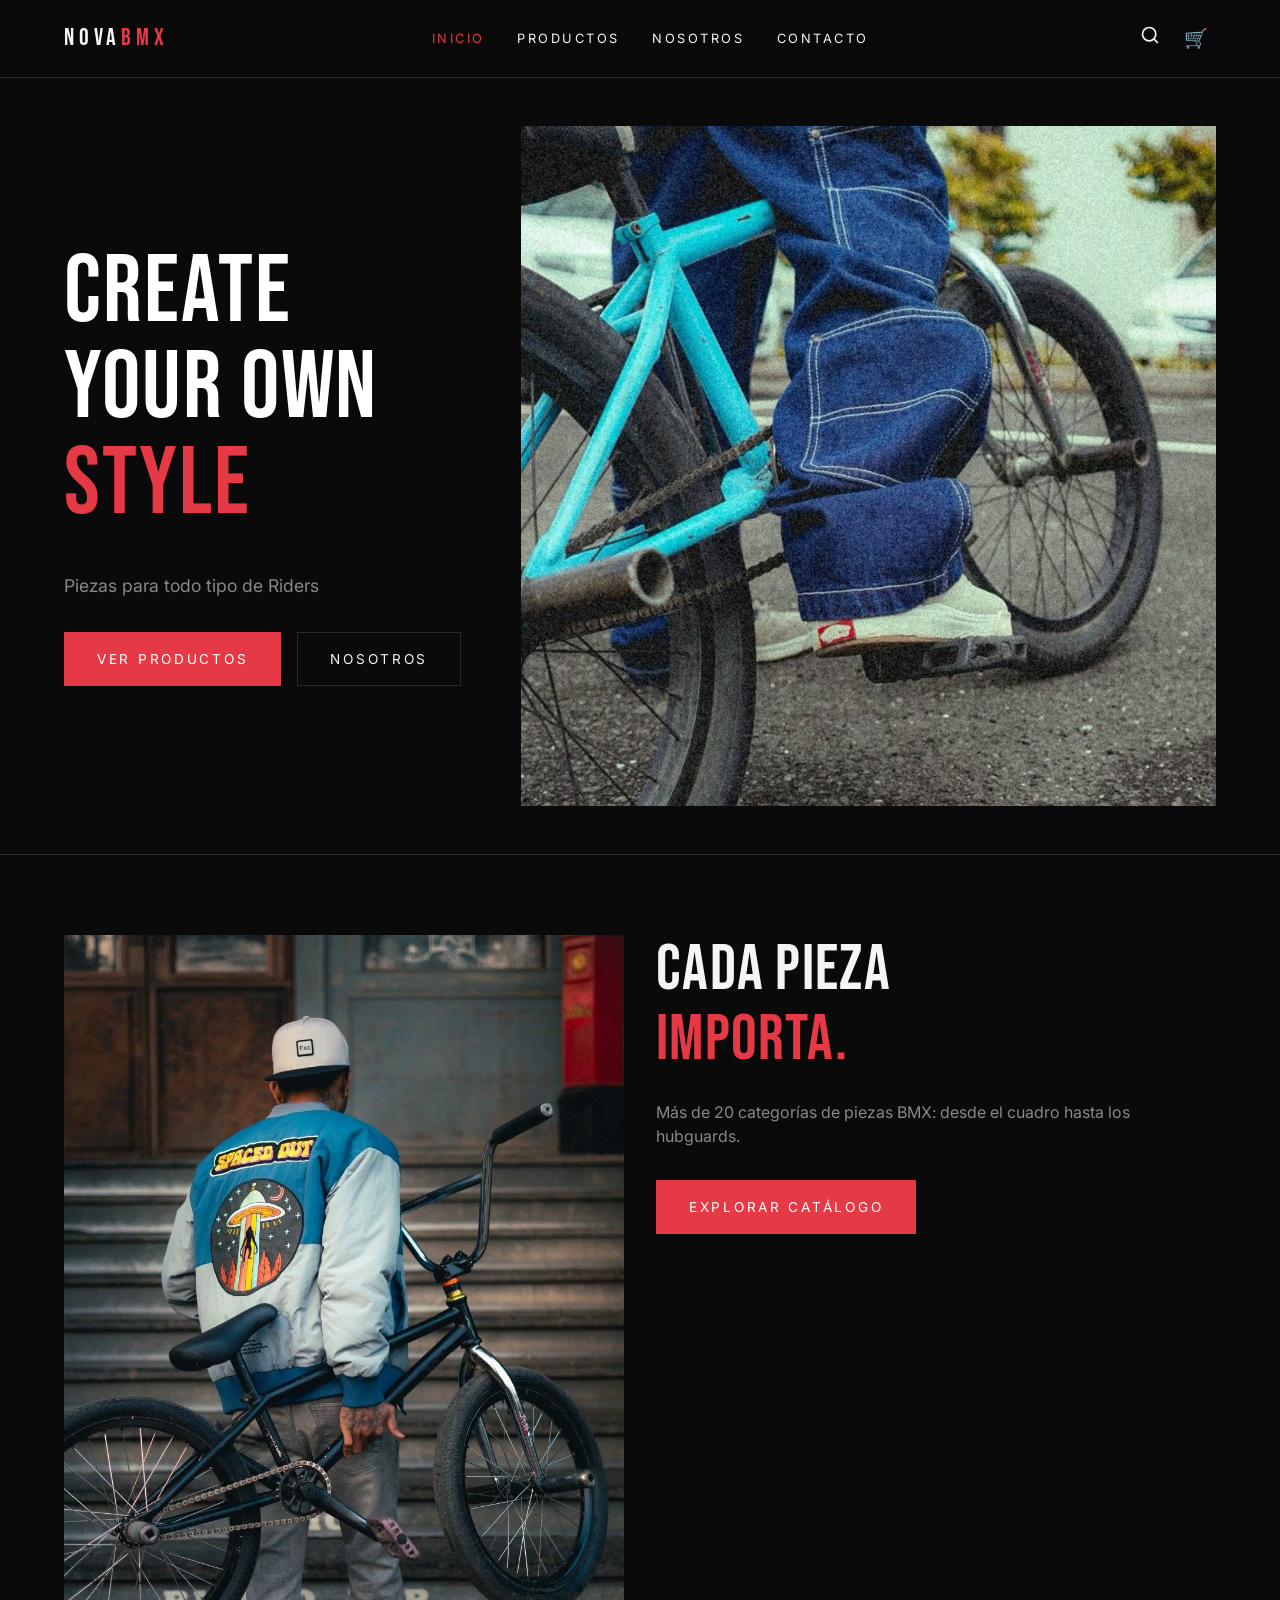
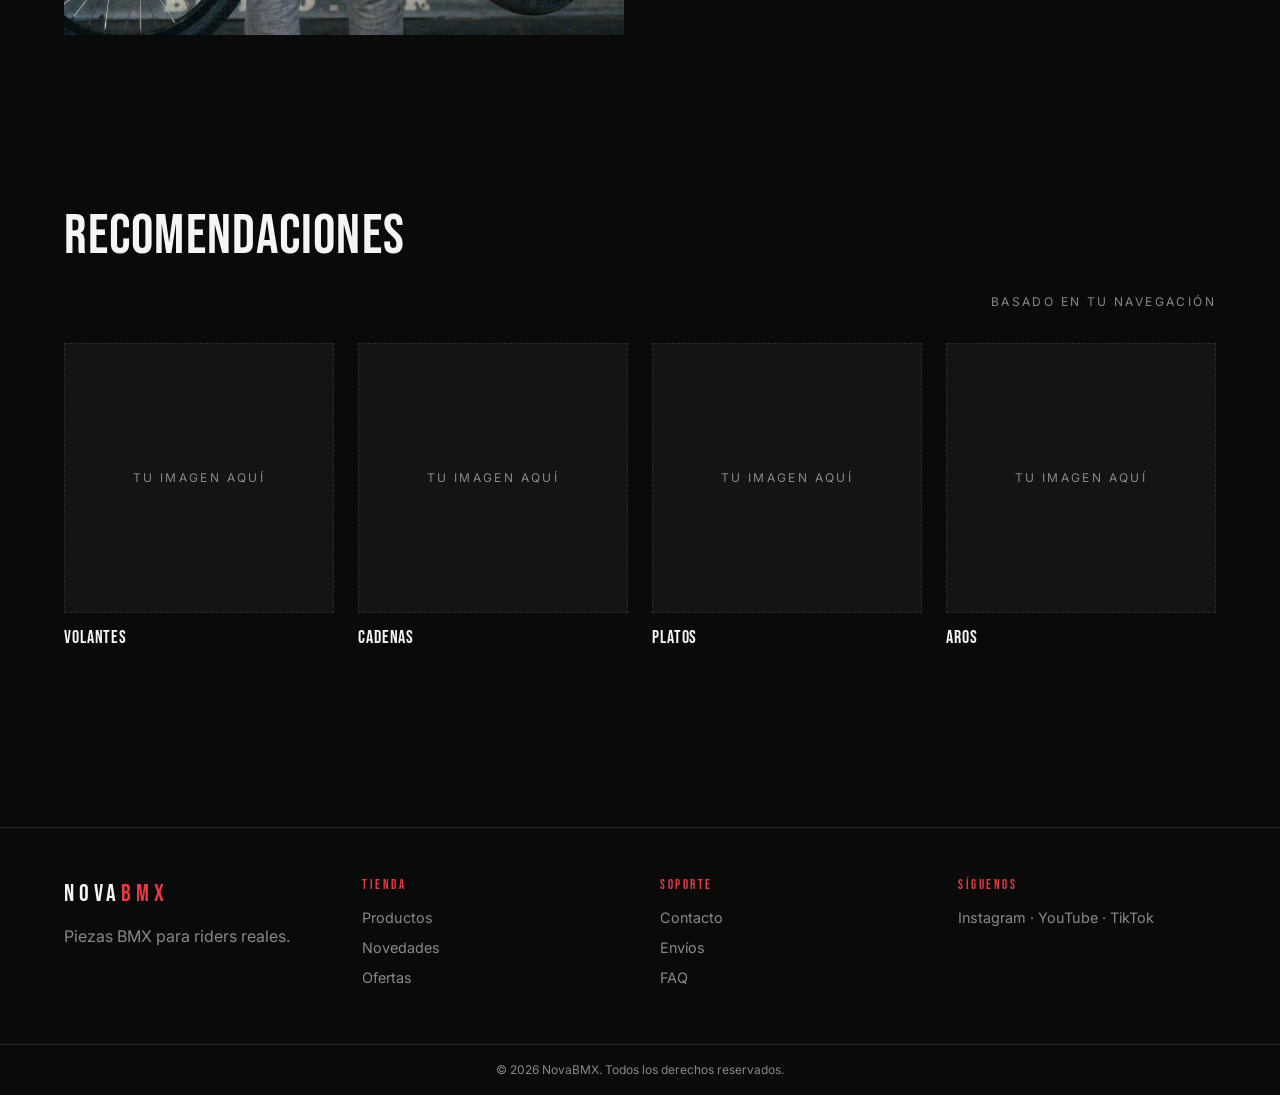
<file: index.html>
<!DOCTYPE html>
<html lang="es">
<head>
  <meta charset="UTF-8" />
  <meta name="viewport" content="width=device-width, initial-scale=1.0" />
  <title>NovaBMX</title>
</head>
<body>
  <script>
    window.location.href = './pages/index.html';
  </script>
</body>
</html>
</file>
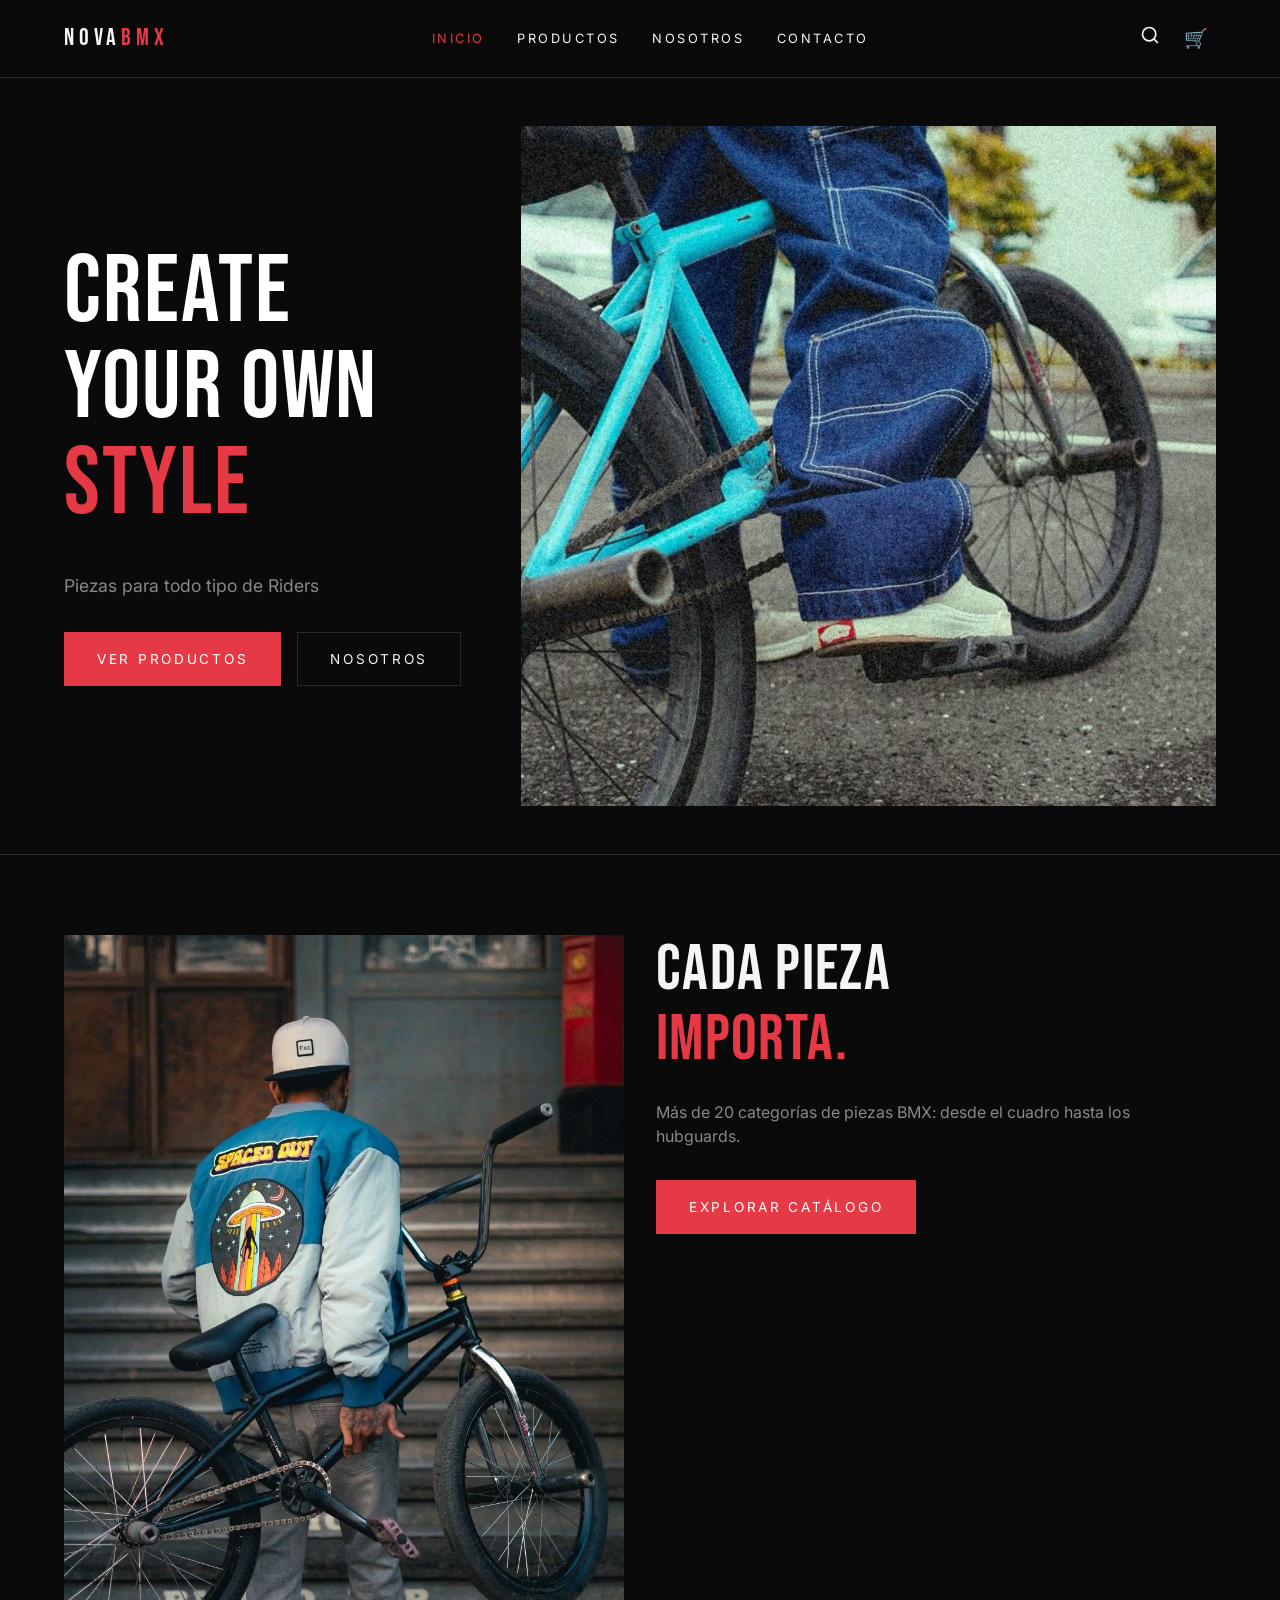
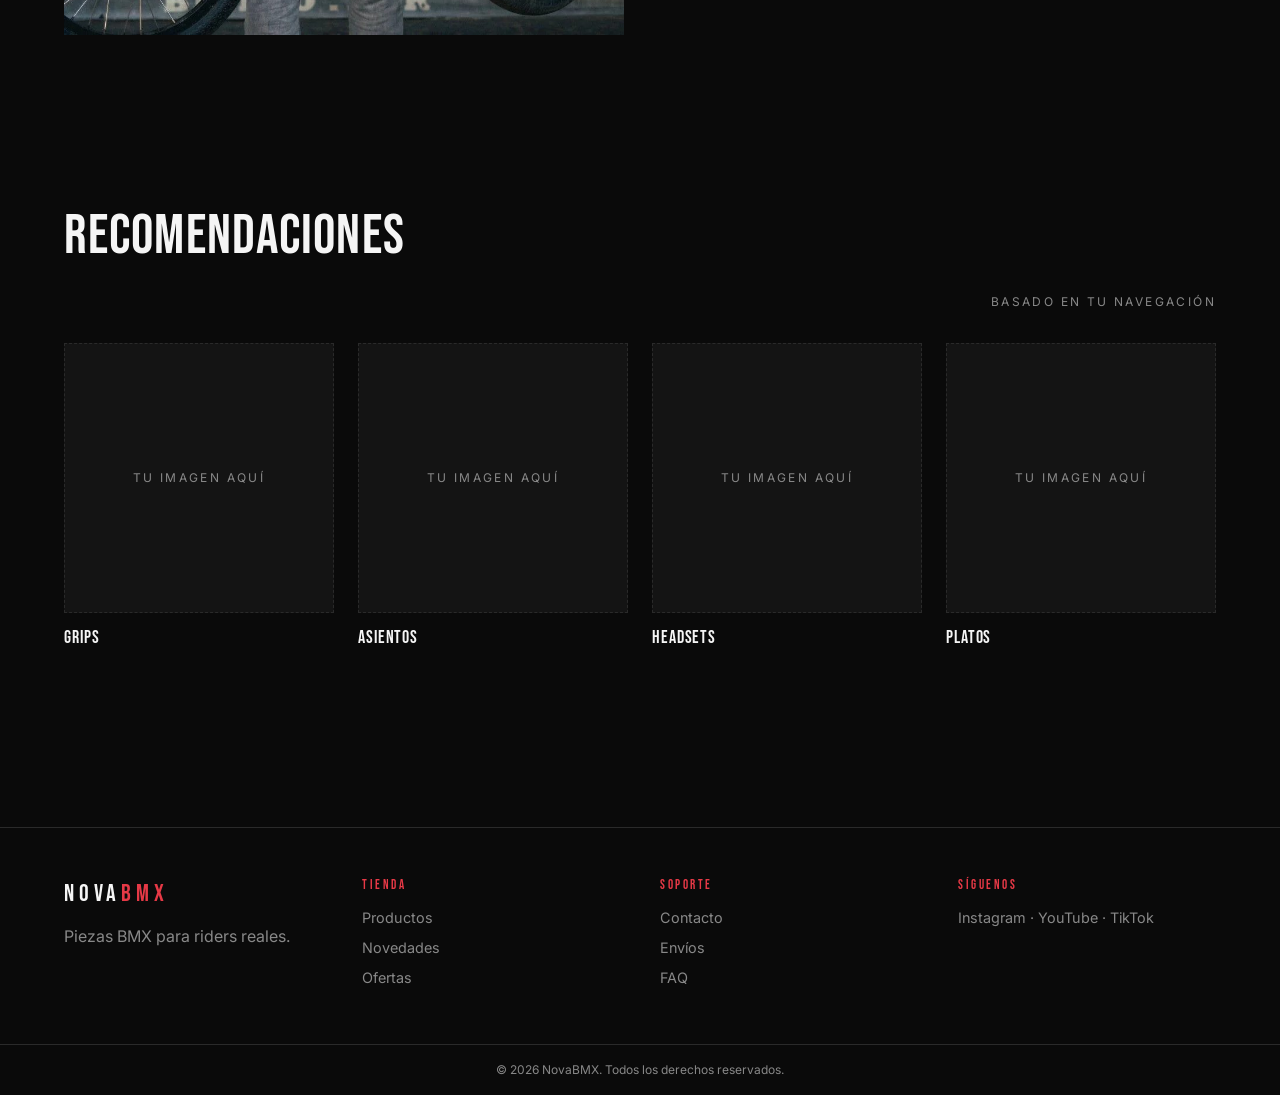
<file: pages/index.html>
<!DOCTYPE html>
<html lang="es">
<head>
  <meta charset="UTF-8">
  <meta name="viewport" content="width=device-width, initial-scale=1.0">
  <title>NovaBMX</title>
  <meta name="description" content="Tienda de piezas BMX: cuadros, manubrios, mazas, pegs y todo para tu bici.">
  <link rel="stylesheet" href="../css/global.css">
  <link rel="stylesheet" href="../css/navbar.css">
  <link rel="stylesheet" href="../css/footer.css">
  <link rel="stylesheet" href="../css/home.css">
</head>



<body>

  <header class="navbar">
    <div class="navbar-inner">
      <a href="index.html" class="navbar-brand">
        
        <span class="navbar-name">NOVA<span>BMX</span></span>
      </a>
      <nav class="navbar-links">
        <a href="index.html">Inicio</a>
        <a href="productos.html">Productos</a>
        <a href="nosotros.html">Nosotros</a>
        <a href="contacto.html">Contacto</a>
      </nav>
      <div class="navbar-icons">
        <button id="search-btn" aria-label="Buscar" class="search-icon">
          <svg width="20" height="20" viewBox="0 0 24 24" fill="none" stroke="currentColor" stroke-width="2" stroke-linecap="round" stroke-linejoin="round">
            <circle cx="11" cy="11" r="8"></circle>
            <path d="m21 21-4.35-4.35"></path>
          </svg>
        </button>
        <a href="carrito.html"><button aria-label="Carrito">🛒</button></a>
      </div>

      <!-- Modal de búsqueda -->
      <div id="search-modal" class="search-modal hidden">
        <div class="search-modal-content">
          <div class="search-header">
            <input type="text" id="search-input" placeholder="Buscar productos...">
            <button id="close-search" class="close-search-btn">✕</button>
          </div>
          <div id="search-results" class="search-results"></div>
        </div>
      </div>
    </div>
  </header>

  <section class="hero">
    <div class="hero-grid">
      <div class="hero-text">
        <h1 class="hero-title">Create<br>Your own<br><span class="text-primary">Style</span></h1>
        <p class="hero-subtitle">Piezas para todo tipo de Riders</p>
        <div class="hero-cta">
          <a href="productos.html" class="btn btn-primary">Ver Productos</a>
          <a href="nosotros.html" class="btn btn-outline">Nosotros</a>
        </div>
      </div>

      <div class="slider-container">
        <div class="slider-track" id="verticalSlider">
          <img src="../assets/images/productos/img_portada3.jpg" alt="portada 3">
        </div>
      </div>
    </div>
  </section>

  <section class="cta-section">

      <img src= "..\assets\images\productos/img_portada2.jpg" alt = "portada 2">
    <div class="cta-text">
      <h2>Cada pieza<br><span class="text-primary">importa.</span></h2>
      <p>Más de 20 categorías de piezas BMX: desde el cuadro hasta los hubguards.</p>
      <a href="productos.html" class="btn btn-primary">Explorar Catálogo</a>
    </div>
  </section>

  <section class="recommendations">
    <div class="recommendations-header">
      <h2 class="section-title">Recomendaciones</h2>
      <span>Basado en tu navegación</span>
    </div>
    <div class="recommendations-grid" id="recommendations-grid"></div>
  </section>

  <footer class="footer">
    <div class="footer-grid">
      <div>
        <div class="footer-brand-name">NOVA<span>BMX</span></div>
          <p class="text-muted mt-075">Piezas BMX para riders reales.</p>
      </div>
      <div class="footer-col"><h4>Tienda</h4><ul><li>Productos</li><li>Novedades</li><li>Ofertas</li></ul></div>
      <div class="footer-col"><h4>Soporte</h4><ul><li>Contacto</li><li>Envíos</li><li>FAQ</li></ul></div>
      <div class="footer-col"><h4>Síguenos</h4><p>Instagram · YouTube · TikTok</p></div>
    </div>
    <div class="footer-bottom">© 2026 NovaBMX. Todos los derechos reservados.</div>
  </footer>

  <script src="../data/catalog.js"></script>
  <script src="../js/navbar.js"></script>
  <script src="../js/search.js"></script>
  <script src="../js/main.js"></script>
</body>
</html>
</file>
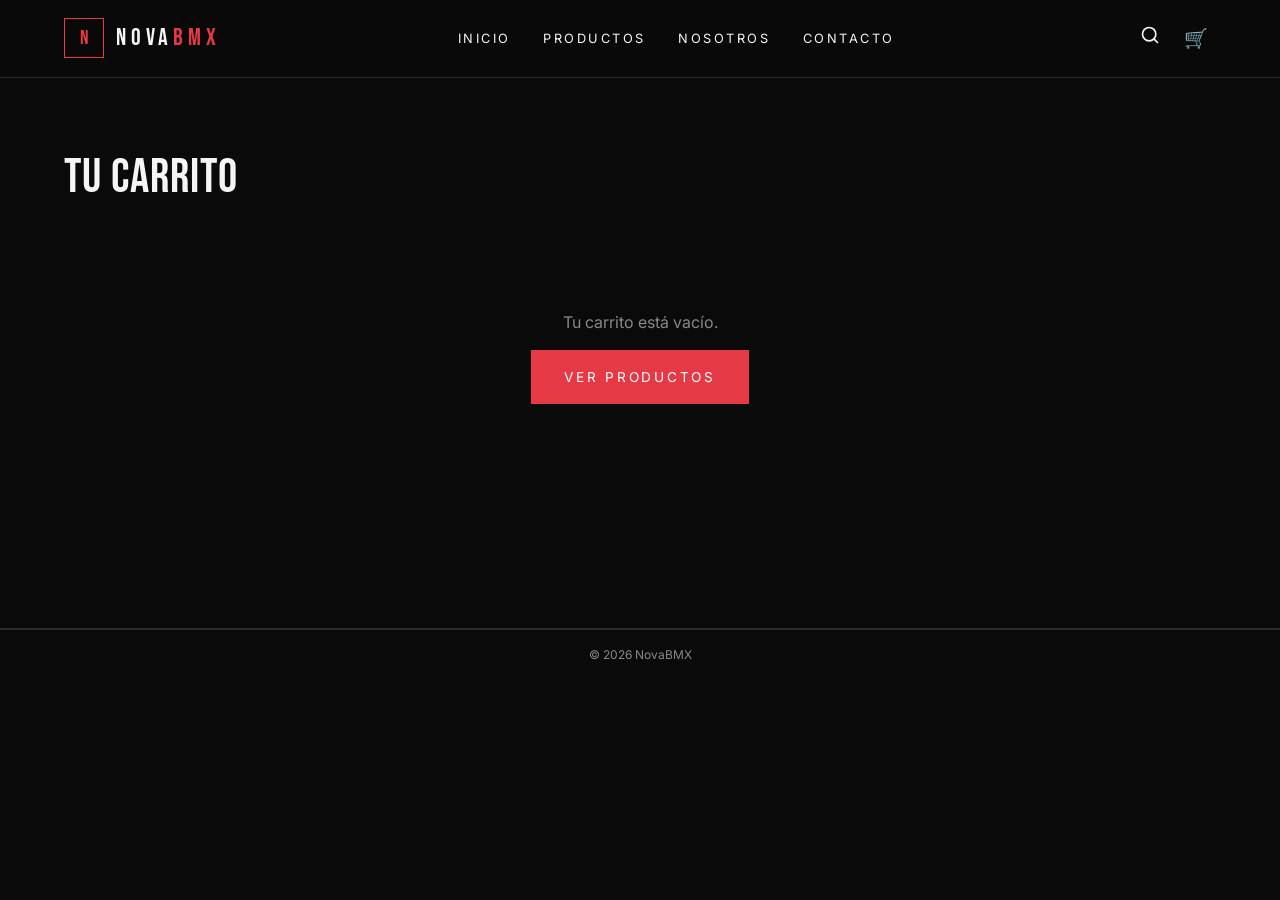
<file: pages/carrito.html>
<!DOCTYPE html>
<html lang="es">
<head>
  <meta charset="UTF-8">
  <meta name="viewport" content="width=device-width, initial-scale=1.0">
  <title>Carrito — NovaBMX</title>
  <link rel="stylesheet" href="../css/global.css">
  <link rel="stylesheet" href="../css/navbar.css">
  <link rel="stylesheet" href="../css/footer.css">
  <link rel="stylesheet" href="../css/carrito.css">
</head>
<body>
  <header class="navbar">
    <div class="navbar-inner">
      <a href="index.html" class="navbar-brand">
        <div class="navbar-logo">N</div>
        <span class="navbar-name">NOVA<span>BMX</span></span>
      </a>
      <nav class="navbar-links">
        <a href="index.html">Inicio</a>
        <a href="productos.html">Productos</a>
        <a href="nosotros.html">Nosotros</a>
        <a href="contacto.html">Contacto</a>
      </nav>
      <div class="navbar-icons">
        <button id="search-btn" aria-label="Buscar" class="search-icon">
          <svg width="20" height="20" viewBox="0 0 24 24" fill="none" stroke="currentColor" stroke-width="2" stroke-linecap="round" stroke-linejoin="round">
            <circle cx="11" cy="11" r="8"></circle>
            <path d="m21 21-4.35-4.35"></path>
          </svg>
        </button>
        <a href="carrito.html"><button aria-label="Carrito">🛒</button></a>
      </div>

      <!-- Modal de búsqueda -->
      <div id="search-modal" class="search-modal hidden">
        <div class="search-modal-content">
          <div class="search-header">
            <input type="text" id="search-input" placeholder="Buscar productos...">
            <button id="close-search" class="close-search-btn">✕</button>
          </div>
          <div id="search-results" class="search-results"></div>
        </div>
      </div>
    </div>
  </header>

  <section class="cart-section">
    <h1 class="fs-3rem mb-2">Tu Carrito</h1>
    <div id="cart-root"></div>
  </section>

  <footer class="footer">
    <div class="footer-bottom">© 2026 NovaBMX</div>
  </footer>

  <script src="../data/catalog.js"></script>
  <script src="../js/navbar.js"></script>
  <script src="../js/search.js"></script>
  <script src="../js/carrito.js"></script>
</body>
</html>
</file>
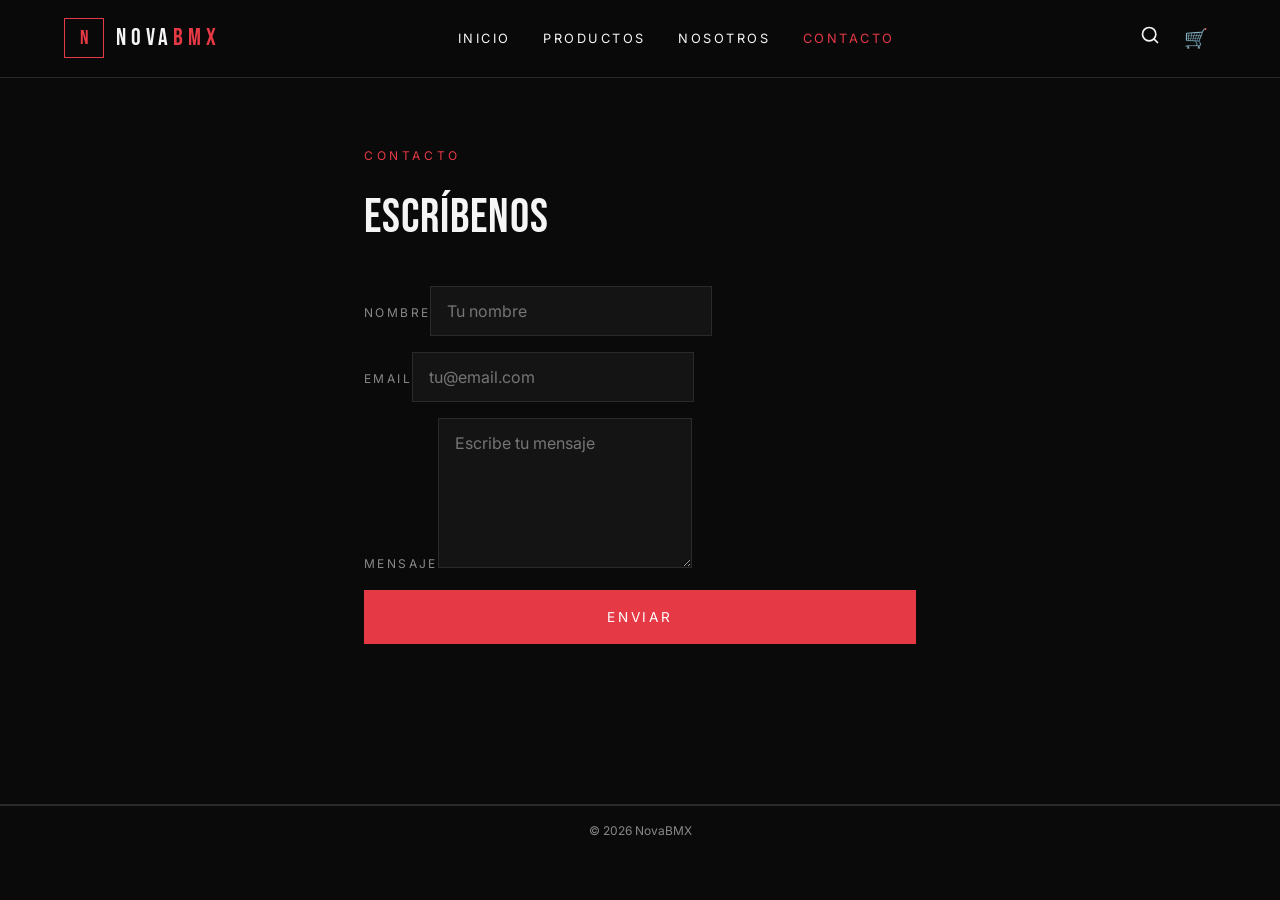
<file: pages/contacto.html>
<!DOCTYPE html>
<html lang="es">
<head>
  <meta charset="UTF-8">
  <meta name="viewport" content="width=device-width, initial-scale=1.0">
  <title>Contacto — NovaBMX</title>
  <link rel="stylesheet" href="../css/global.css">
  <link rel="stylesheet" href="../css/navbar.css">
  <link rel="stylesheet" href="../css/footer.css">
  <link rel="stylesheet" href="../css/contacto.css">
</head>
<body>
  <header class="navbar">
    <div class="navbar-inner">
      <a href="index.html" class="navbar-brand">
        <div class="navbar-logo">N</div>
        <span class="navbar-name">NOVA<span>BMX</span></span>
      </a>
      <nav class="navbar-links">
        <a href="index.html">Inicio</a>
        <a href="productos.html">Productos</a>
        <a href="nosotros.html">Nosotros</a>
        <a href="contacto.html">Contacto</a>
      </nav>
      <div class="navbar-icons">
        <button id="search-btn" aria-label="Buscar" class="search-icon">
          <svg width="20" height="20" viewBox="0 0 24 24" fill="none" stroke="currentColor" stroke-width="2" stroke-linecap="round" stroke-linejoin="round">
            <circle cx="11" cy="11" r="8"></circle>
            <path d="m21 21-4.35-4.35"></path>
          </svg>
        </button>
        <a href="carrito.html"><button aria-label="Carrito">🛒</button></a>
      </div>

      <!-- Modal de búsqueda -->
      <div id="search-modal" class="search-modal hidden">
        <div class="search-modal-content">
          <div class="search-header">
            <input type="text" id="search-input" placeholder="Buscar productos...">
            <button id="close-search" class="close-search-btn">✕</button>
          </div>
          <div id="search-results" class="search-results"></div>
        </div>
      </div>
    </div>
  </header>

  <section class="contact-section">
    <span class="eyebrow text-primary">Contacto</span>
    <h1 class="fs-3rem mt-1">Escríbenos</h1>
    <form id="contact-form" class="contact-form">
      <div><label for="contact-name">Nombre</label><input id="contact-name" type="text" placeholder="Tu nombre" required></div>
      <div><label for="contact-email">Email</label><input id="contact-email" type="email" placeholder="tu@email.com" required></div>
      <div><label for="contact-message">Mensaje</label><textarea id="contact-message" placeholder="Escribe tu mensaje" required></textarea></div>
      <button type="submit" class="btn btn-primary">Enviar</button>
    </form>
  </section>

  <footer class="footer">
    <div class="footer-bottom">© 2026 NovaBMX</div>
  </footer>

  <script src="../data/catalog.js"></script>
  <script src="../js/navbar.js"></script>
  <script src="../js/search.js"></script>
  <script src="../js/contacto.js"></script>
</body>
</html>
</file>
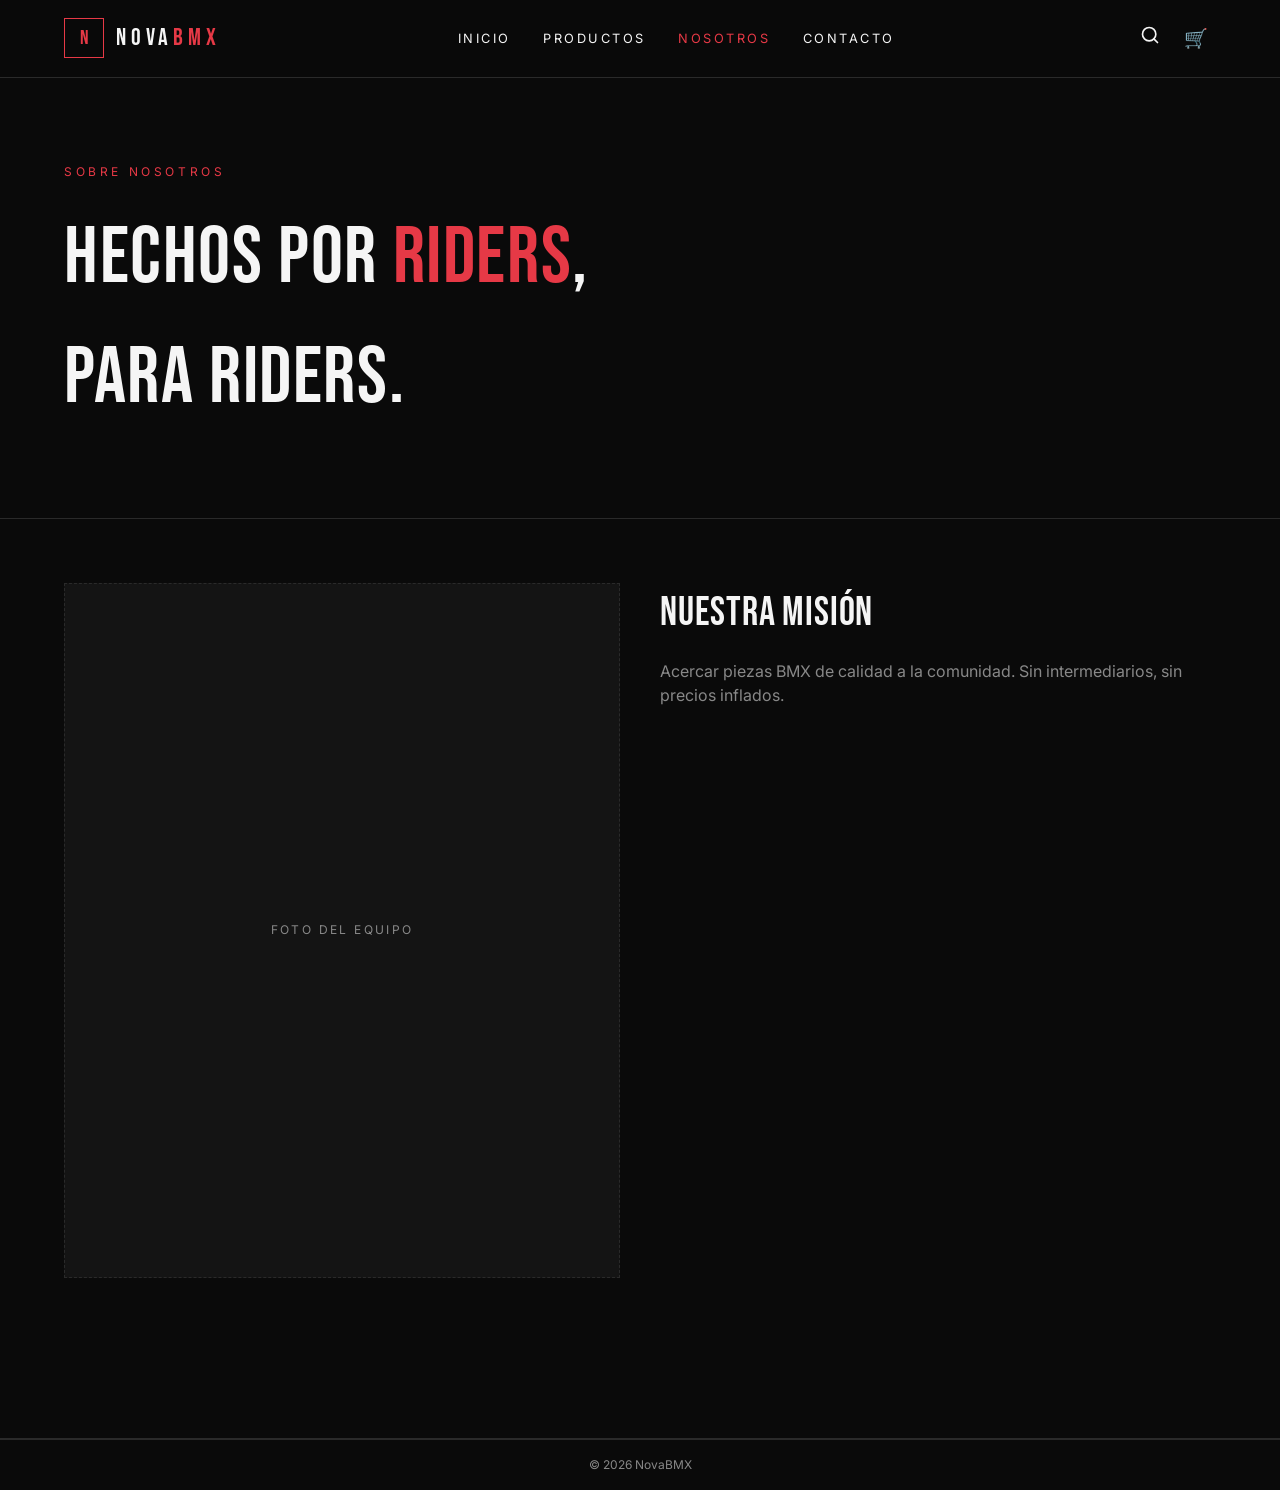
<file: pages/nosotros.html>
<!DOCTYPE html>
<html lang="es">
<head>
  <meta charset="UTF-8">
  <meta name="viewport" content="width=device-width, initial-scale=1.0">
  <title>Nosotros — NovaBMX</title>
  <link rel="stylesheet" href="../css/global.css">
  <link rel="stylesheet" href="../css/navbar.css">
  <link rel="stylesheet" href="../css/footer.css">
  <link rel="stylesheet" href="../css/contacto.css">
</head>
<body>
  <header class="navbar">
    <div class="navbar-inner">
      <a href="index.html" class="navbar-brand">
        <div class="navbar-logo">N</div>
        <span class="navbar-name">NOVA<span>BMX</span></span>
      </a>
      <nav class="navbar-links">
        <a href="index.html">Inicio</a>
        <a href="productos.html">Productos</a>
        <a href="nosotros.html">Nosotros</a>
        <a href="contacto.html">Contacto</a>
      </nav>
      <div class="navbar-icons">
        <button id="search-btn" aria-label="Buscar" class="search-icon">
          <svg width="20" height="20" viewBox="0 0 24 24" fill="none" stroke="currentColor" stroke-width="2" stroke-linecap="round" stroke-linejoin="round">
            <circle cx="11" cy="11" r="8"></circle>
            <path d="m21 21-4.35-4.35"></path>
          </svg>
        </button>
        <a href="carrito.html"><button aria-label="Carrito">🛒</button></a>
      </div>

      <!-- Modal de búsqueda -->
      <div id="search-modal" class="search-modal hidden">
        <div class="search-modal-content">
          <div class="search-header">
            <input type="text" id="search-input" placeholder="Buscar productos...">
            <button id="close-search" class="close-search-btn">✕</button>
          </div>
          <div id="search-results" class="search-results"></div>
        </div>
      </div>
    </div>
  </header>

  <section class="page-header page-header-custom">
    <div class="container">
      <span class="eyebrow text-primary">Sobre nosotros</span>
      <h1 class="clamp-title">Hechos por <span class="text-primary">riders</span>,<br>para riders.</h1>
    </div>
  </section>

  <section class="two-col-layout">
    <div class="image-placeholder aspect-4-5">Foto del equipo</div>
    <div>
      <h2 class="fs-2-5">Nuestra misión</h2>
      <p class="text-muted mt-1">Acercar piezas BMX de calidad a la comunidad. Sin intermediarios, sin precios inflados.</p>
    </div>
  </section>

  <footer class="footer">
    <div class="footer-bottom">© 2026 NovaBMX</div>
  </footer>

  <script src="../data/catalog.js"></script>
  <script src="../js/navbar.js"></script>
  <script src="../js/search.js"></script>
</body>
</html>
</file>
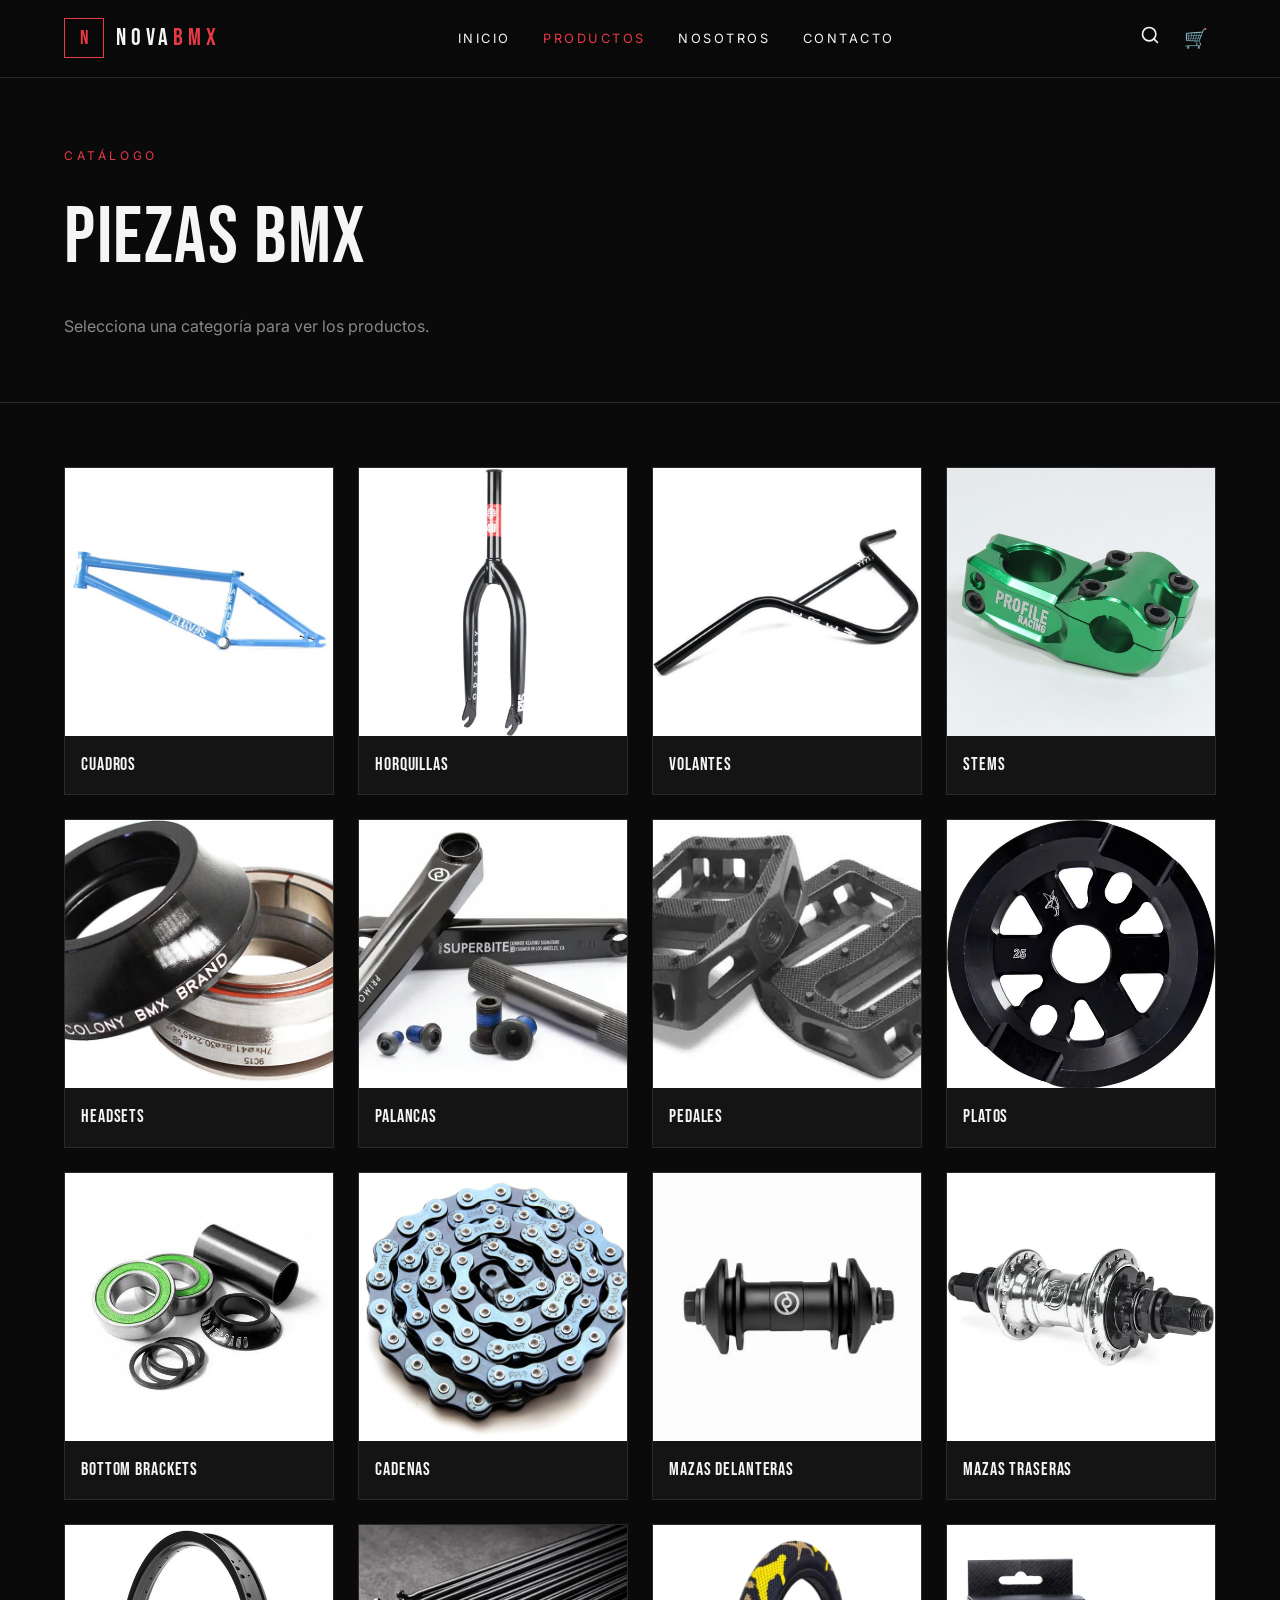
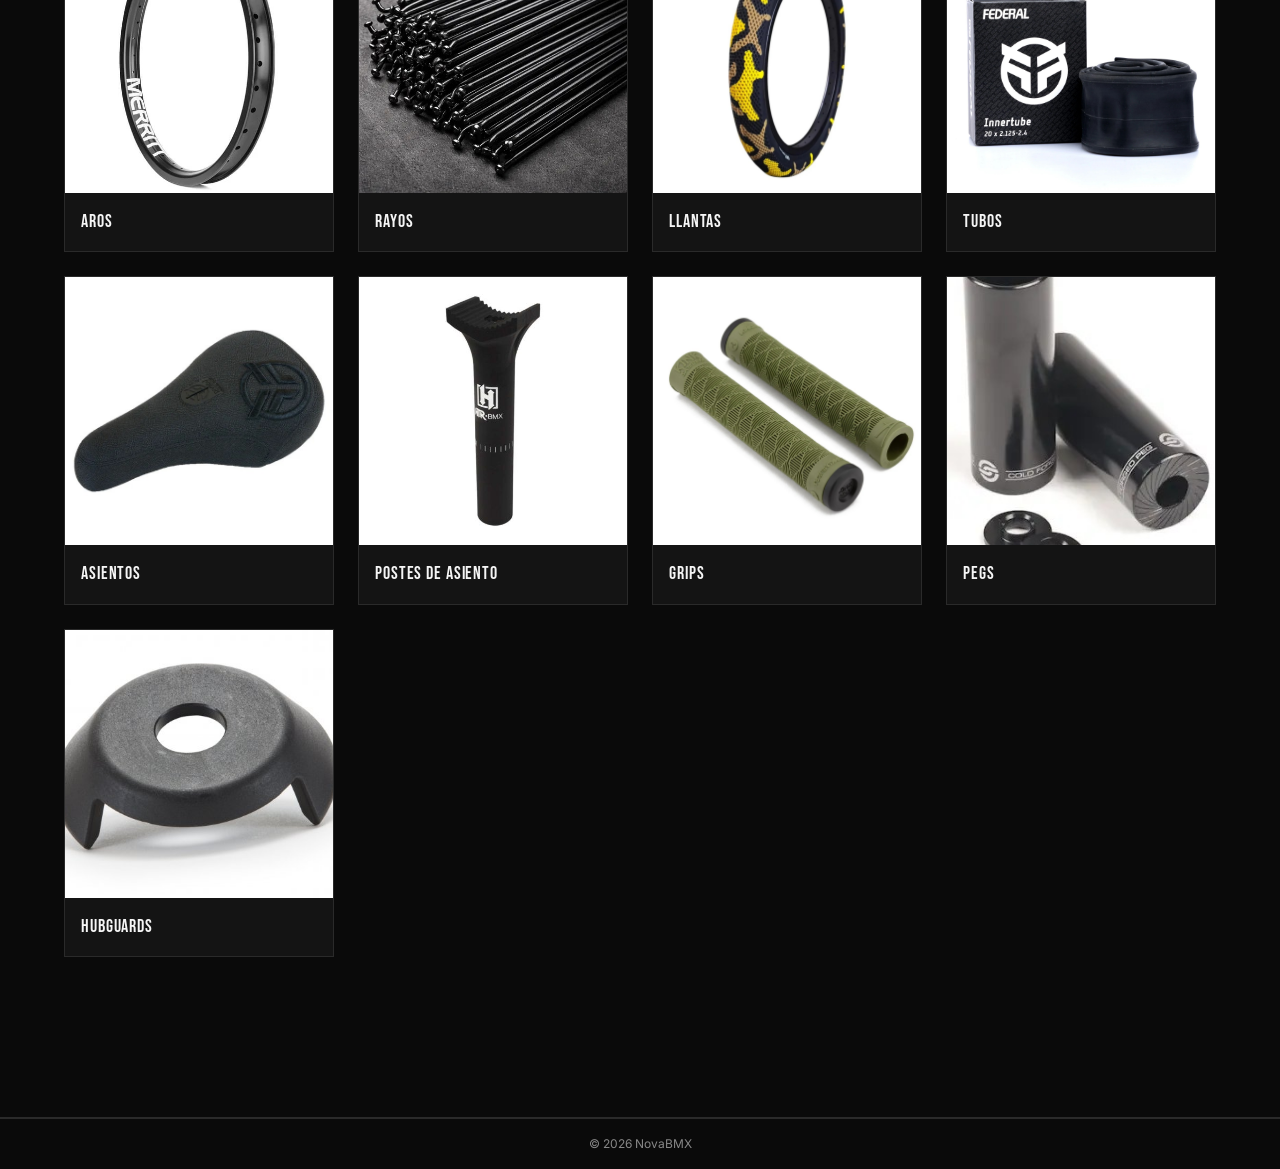
<file: pages/productos.html>
<!DOCTYPE html>
<html lang="es">
<head>
  <meta charset="UTF-8">
  <meta name="viewport" content="width=device-width, initial-scale=1.0">
  <title>Productos — NovaBMX</title>
  <link rel="stylesheet" href="../css/global.css">
  <link rel="stylesheet" href="../css/navbar.css">
  <link rel="stylesheet" href="../css/footer.css">
  <link rel="stylesheet" href="../css/productos.css">
</head>
<body>
  <header class="navbar">
    <div class="navbar-inner">
      <a href="index.html" class="navbar-brand">
        <div class="navbar-logo">N</div>
        <span class="navbar-name">NOVA<span>BMX</span></span>
      </a>
      <nav class="navbar-links">
        <a href="index.html">Inicio</a>
        <a href="productos.html">Productos</a>
        <a href="nosotros.html">Nosotros</a>
        <a href="contacto.html">Contacto</a>
      </nav>
      <div class="navbar-icons">
        <button id="search-btn" aria-label="Buscar" class="search-icon">
          <svg width="20" height="20" viewBox="0 0 24 24" fill="none" stroke="currentColor" stroke-width="2" stroke-linecap="round" stroke-linejoin="round">
            <circle cx="11" cy="11" r="8"></circle>
            <path d="m21 21-4.35-4.35"></path>
          </svg>
        </button>
        <a href="carrito.html"><button aria-label="Carrito">🛒</button></a>
      </div>

      <!-- Modal de búsqueda -->
      <div id="search-modal" class="search-modal hidden">
        <div class="search-modal-content">
          <div class="search-header">
            <input type="text" id="search-input" placeholder="Buscar productos...">
            <button id="close-search" class="close-search-btn">✕</button>
          </div>
          <div id="search-results" class="search-results"></div>
        </div>
      </div>
    </div>
  </header>

  <section class="page-header">
    <div class="container">
      <span class="eyebrow">Catálogo</span>
      <h1 id="page-title">Piezas BMX</h1>
      <p id="page-subtitle"></p>
    </div>
  </section>

  <div id="main-grid"></div>

  <footer class="footer">
    <div class="footer-bottom">© 2026 NovaBMX</div>
  </footer>

  <script src="../data/catalog.js"></script>
  <script src="../js/navbar.js"></script>
  <script src="../js/search.js"></script>
  <script src="../js/productos.js"></script>
</body>
</html>
</file>
<file: css/global.css>
@import url('https://fonts.googleapis.com/css2?family=Bebas+Neue&family=Inter:wght@300;400;500;700&display=swap');
@import url('./variables.css');
@import url('./reset.css');

body {
  background: var(--bg);
  color: var(--text);
  font-family: var(--font-sans);
}

h1, h2, h3, h4 {
  font-family: var(--font-display);
  letter-spacing: 0.02em;
  font-weight: 400;
}

.container {
  max-width: var(--max-width);
  margin: 0 auto;
  padding: 0 1.5rem;
}

.btn {
  display: inline-block;
  padding: 1rem 2rem;
  font-size: 0.85rem;
  text-transform: uppercase;
  letter-spacing: 0.2em;
  transition: all 0.2s;
  border: 1px solid transparent;
}
.btn-primary { background: var(--primary); color: #fff; }
.btn-primary:hover { background: var(--primary-hover); }
.btn-outline { border-color: var(--border); }
.btn-outline:hover { border-color: var(--primary); color: var(--primary); }

.image-placeholder {
  background: var(--surface);
  border: 1px dashed var(--border);
  display: flex;
  align-items: center;
  justify-content: center;
  color: var(--text-muted);
  font-size: 0.75rem;
  text-transform: uppercase;
  letter-spacing: 0.2em;
  aspect-ratio: 1;
}

.section-title {
  font-size: clamp(2rem, 5vw, 3.5rem);
  margin-bottom: 2rem;
}
.text-primary { color: var(--primary); }
.text-muted { color: var(--text-muted); }

/* Utility classes to replace inline styles flagged by linters */
.mt-075 { margin-top: .75rem; }
.mt-1 { margin-top: 1rem; }
.mb-2 { margin-bottom: 2rem; }
.fs-3rem { font-size: 3rem; }
.fs-2-5 { font-size: 2.5rem; }
.eyebrow { font-size: .75rem; text-transform: uppercase; letter-spacing: .3em; }
.page-header-custom { border-bottom: 1px solid var(--border); padding: 5rem 1.5rem; }
.two-col-layout { max-width: 1200px; margin: 0 auto; padding: 4rem 1.5rem; display: grid; grid-template-columns: 1fr 1fr; gap: 2.5rem; }
.aspect-4-5 { aspect-ratio: 4 / 5; }
.clamp-title { font-size: clamp(3rem, 8vw, 5rem); margin-top: 1rem; }



/* Contenedor Principal en pantalla dividida */
.hero-section {
    display: flex;
    align-items: center;
    justify-content: space-between;
    width: 100%;
    height: 100vh;           /* Altura fija al 100% de la pantalla */
    background-color: #000000;
    overflow: hidden;        /* Evita cualquier scroll no deseado */
    position: relative;
}

/* Zona de texto */
.hero-text {
    width: 50%;
    padding: 0 5%;
    box-sizing: border-box;
}

.hero-title {
    font-size: clamp(2.5rem, 5vw, 4.5rem);
    color: #ffffff;
    line-height: 1.1;
    margin-bottom: 1rem;
    text-transform: uppercase;
}

.hero-subtitle {
    color: #a0a0a0;
    margin-bottom: 2rem;
    font-size: 1.1rem;
}

.hero-buttons {
    display: flex;
    gap: 1rem;
}
</file>
<file: css/navbar.css>
.navbar {
  position: sticky;
  top: 0;
  z-index: 50;
  background: rgba(10, 10, 10, 0.85);
  -webkit-backdrop-filter: blur(10px);
  backdrop-filter: blur(10px);
  border-bottom: 1px solid var(--border);
}
.navbar-inner {
  display: flex;
  align-items: center;
  justify-content: space-between;
  padding: 1rem 1.5rem;
  max-width: var(--max-width);
  margin: 0 auto;
}
.navbar-brand { display: flex; align-items: center; gap: 0.75rem; }
.navbar-logo {
  width: 40px; height: 40px;
  border: 1px solid var(--primary);
  color: var(--primary);
  font-family: var(--font-display);
  font-size: 1.25rem;
  display: flex; align-items: center; justify-content: center;
}
.navbar-name {
  font-family: var(--font-display);
  font-size: 1.5rem;
  letter-spacing: 0.2em;
}
.navbar-name span { color: var(--primary); }
.navbar-links { display: flex; gap: 2rem; }
.navbar-links a {
  font-size: 0.8rem;
  text-transform: uppercase;
  letter-spacing: 0.2em;
  transition: color 0.2s;
}
.navbar-links a:hover, .navbar-links a.active { color: var(--primary); }
.navbar-icons { display: flex; gap: 0.5rem; align-items: center; }
.navbar-icons button { padding: 0.5rem; cursor: pointer; background: none; border: none; color: inherit; font-size: 1.2rem; transition: color 0.2s; }
.navbar-icons button:hover { color: var(--primary); }

/* Search Modal */
.search-modal {
  position: fixed;
  top: 0;
  left: 0;
  width: 100%;
  height: 100%;
  background: rgba(0, 0, 0, 0.9);
  display: flex;
  align-items: flex-start;
  justify-content: center;
  z-index: 1000;
  padding-top: 80px;
}

.search-modal-content {
  width: 90%;
  max-width: 600px;
  background: var(--surface);
  border: 1px solid var(--border);
  border-radius: 8px;
  overflow: hidden;
}

.search-header {
  display: flex;
  gap: 1rem;
  padding: 1.5rem;
  border-bottom: 1px solid var(--border);
}

#search-input {
  flex: 1;
  background: transparent;
  border: none;
  color: inherit;
  font-size: 1.1rem;
  outline: none;
  font-family: inherit;
}

#search-input::placeholder {
  color: var(--text-muted);
}

.close-search-btn {
  background: none;
  border: none;
  color: var(--text-muted);
  font-size: 1.5rem;
  cursor: pointer;
  padding: 0;
  width: 30px;
  height: 30px;
  display: flex;
  align-items: center;
  justify-content: center;
  transition: color 0.2s;
}

.close-search-btn:hover {
  color: var(--primary);
}

.search-results {
  max-height: 400px;
  overflow-y: auto;
  padding: 1rem 0;
}

.search-result-item {
  padding: 1rem 1.5rem;
  border-bottom: 1px solid var(--border);
  cursor: pointer;
  transition: background 0.2s;
  display: flex;
  gap: 1rem;
  align-items: center;
  text-decoration: none;
  color: inherit;
}

.search-result-item:hover {
  background: rgba(255, 107, 0, 0.1);
}

.search-result-img {
  width: 50px;
  height: 50px;
  object-fit: cover;
  border-radius: 4px;
}

.search-result-info h3 {
  margin: 0;
  font-size: 0.95rem;
  text-transform: uppercase;
  letter-spacing: 0.05em;
}

.search-result-info p {
  margin: 0.25rem 0 0 0;
  font-size: 0.8rem;
  color: var(--text-muted);
}

.search-no-results {
  padding: 2rem 1.5rem;
  text-align: center;
  color: var(--text-muted);
}

.search-modal.hidden {
  display: none !important;
}

@media (max-width: 768px) {
  .search-modal {
    padding-top: 60px;
  }
  
  .search-modal-content {
    width: 95%;
  }
}
@media (max-width: 768px) {
  .navbar-links { display: none; }
}
</file>
<file: css/footer.css>
.footer {
  margin-top: 6rem;
  border-top: 1px solid var(--border);
  background: var(--bg);
}
.footer-grid {
  display: grid;
  grid-template-columns: repeat(4, 1fr);
  gap: 2.5rem;
  padding: 3rem 1.5rem;
  max-width: var(--max-width);
  margin: 0 auto;
}
.footer-brand-name {
  font-family: var(--font-display);
  font-size: 1.5rem;
  letter-spacing: 0.2em;
}
.footer-brand-name span { color: var(--primary); }
.footer-col h4 {
  font-size: 0.8rem;
  text-transform: uppercase;
  letter-spacing: 0.2em;
  color: var(--primary);
  margin-bottom: 0.75rem;
}
.footer-col p, .footer-col li { color: var(--text-muted); font-size: 0.9rem; margin-bottom: 0.5rem; }
.footer-bottom {
  border-top: 1px solid var(--border);
  padding: 1rem;
  text-align: center;
  font-size: 0.75rem;
  color: var(--text-muted);
}
@media (max-width: 768px) {
  .footer-grid { grid-template-columns: 1fr 1fr; }
}
</file>
<file: css/home.css>
.hero {
  border-bottom: 1px solid var(--border);
}
.hero-grid {
  display: grid;
  grid-template-columns: 0.9fr 1.5fr;
  gap: 2.5rem;
  padding: 3rem 1.5rem;
  max-width: var(--max-width);
  margin: 0 auto;
  align-items: center;
}
.hero-eyebrow {
  font-size: 0.75rem;
  text-transform: uppercase;
  letter-spacing: 0.3em;
  color: var(--primary);
  margin-bottom: 1rem;
  display: block;
}
.hero-title {
  font-size: clamp(3rem, 8vw, 6rem);
  line-height: 1;
}
.hero-subtitle { color: var(--text-muted); margin: 1.5rem 0 2rem; max-width: 28rem; }
.hero-cta { display: flex; gap: 1rem; flex-wrap: wrap; }
.hero-image { aspect-ratio: 1; }

.logo-section {
  border-bottom: 1px solid var(--border);
  padding: 5rem 1.5rem;
  text-align: center;
}
.logo-box {
  width: 10rem; height: 10rem;
  border: 2px solid var(--primary);
  color: var(--primary);
  display: inline-flex; align-items: center; justify-content: center;
  font-family: var(--font-display);
  font-size: 3rem;
  letter-spacing: 0.2em;
}
.logo-section p {
  margin-top: 1rem;
  font-size: 0.75rem;
  text-transform: uppercase;
  letter-spacing: 0.3em;
  color: var(--text-muted);
}

.cta-section {
  display: grid;
  grid-template-columns: 1fr 1fr;
  gap: 2rem;
  padding: 5rem 1.5rem;
  max-width: var(--max-width);
  margin: 0 auto;
}
.cta-section .image-placeholder { aspect-ratio: 4/5; }
.cta-text h2 { font-size: clamp(2.5rem, 5vw, 4rem); line-height: 1.1; }
.cta-text p { color: var(--text-muted); margin: 1.5rem 0 2rem; }

.recommendations { padding: 5rem 1.5rem; max-width: var(--max-width); margin: 0 auto; }
.recommendations-header {
  display: flex; justify-content: space-between; align-items: flex-end;
  margin-bottom: 2rem;
}
.recommendations-header span {
  font-size: 0.75rem;
  text-transform: uppercase;
  letter-spacing: 0.2em;
  color: var(--text-muted);
}
.recommendations-grid {
  display: grid;
  grid-template-columns: repeat(4, 1fr);
  gap: 1.5rem;
}
.reco-card { display: block; }
.reco-card .image-placeholder { aspect-ratio: 1; }
.reco-card h3 {
  margin-top: 0.75rem;
  font-size: 1.1rem;
  text-transform: uppercase;
  letter-spacing: 0.05em;
  transition: color 0.2s;
}
.reco-card:hover h3 { color: var(--primary); }

@media (max-width: 768px) {
  .hero-grid, .cta-section { grid-template-columns: 1fr; }
  .recommendations-grid { grid-template-columns: 1fr 1fr; }
}










/* Contenedor Principal en pantalla dividida */
.hero-text {
    display: flex !important;
    flex-direction: column !important;
    justify-content: center !important;
    width: 100% !important;
    padding: 0 !important;
    box-sizing: border-box !important;
}

/* MÁSCARA DEL SLIDER: OBLIGA A MOSTRAR SOLO UNA IMAGEN */
.slider-container {
    width: 100% !important;
    aspect-ratio: 9 / 14 !important;
    max-height: 680px !important;
    min-height: 450px !important;
    overflow: hidden !important;        /* Corta el exceso de imágenes */
    position: relative !important;
    display: block !important;
}

/* Tira vertical que contiene las imágenes */
.slider-track {
    display: flex !important;
    flex-direction: column !important;
    width: 100% !important;
    height: 100% !important;
    margin: 0 !important;
    padding: 0 !important;
}

/* Propiedades de cada imagen individual */
.slider-track img {
    width: 100% !important;
    height: 100% !important;
    object-fit: cover !important;       /* Evita distorsión */
    display: block !important;
    flex-shrink: 0 !important;          /* Evita que se colapsen entre sí */
}

/* Responsivo para celulares */
@media (max-width: 768px) {
    .hero-section {
        flex-direction: column !important;
    }
    .hero-text {
        width: 100% !important;
        height: 50vh !important;
        padding: 2rem !important;
    }
    .slider-container {
        width: 100% !important;
        height: 50vh !important;
    }
    .slider-track img {
        height: 50vh !important;
    }
}
</file>
<file: css/carrito.css>
.cart-section { padding: 4rem 1.5rem; max-width: var(--max-width); margin: 0 auto; }
.cart-empty { text-align: center; padding: 4rem 0; color: var(--text-muted); }
.cart-item {
  display: grid;
  grid-template-columns: 100px 1fr auto auto;
  gap: 1.5rem;
  align-items: center;
  padding: 1rem 0;
  border-bottom: 1px solid var(--border);
}
.cart-item .image-placeholder { aspect-ratio: 1; }
.cart-item-name { text-transform: uppercase; letter-spacing: 0.05em; }
.cart-item-price { color: var(--primary); font-family: var(--font-display); font-size: 1.25rem; }
.cart-remove { color: var(--text-muted); font-size: 0.75rem; text-transform: uppercase; letter-spacing: 0.2em; }
.cart-remove:hover { color: var(--primary); }
.cart-total {
  margin-top: 2rem;
  text-align: right;
  font-family: var(--font-display);
  font-size: 2rem;
}
</file>
<file: css/contacto.css>
.contact-section {
  padding: 4rem 1.5rem;
  max-width: 600px;
  margin: 0 auto;
}
.contact-form { display: grid; gap: 1rem; margin-top: 2rem; }
.contact-form label {
  font-size: 0.75rem;
  text-transform: uppercase;
  letter-spacing: 0.2em;
  color: var(--text-muted);
}
.contact-form input, .contact-form textarea {
  background: var(--surface);
  border: 1px solid var(--border);
  color: var(--text);
  padding: 0.75rem 1rem;
  font: inherit;
}
.contact-form input:focus, .contact-form textarea:focus {
  outline: none;
  border-color: var(--primary);
}
.contact-form textarea { min-height: 150px; resize: vertical; }
</file>
<file: css/productos.css>
.page-header {
  border-bottom: 1px solid var(--border);
  padding: 4rem 1.5rem;
}
.page-header .container { max-width: var(--max-width); margin: 0 auto; }
.page-header .eyebrow {
  font-size: 0.75rem;
  text-transform: uppercase;
  letter-spacing: 0.3em;
  color: var(--primary);
}
.page-header h1 {
  font-size: clamp(3rem, 8vw, 5rem);
  margin: 0.75rem 0 1rem;
}
.page-header p { color: var(--text-muted); max-width: 36rem; }

.categories-grid {
  display: grid;
  grid-template-columns: repeat(4, 1fr);
  gap: 1.5rem;
  padding: 4rem 1.5rem;
  max-width: var(--max-width);
  margin: 0 auto;
}
.category-card {
  border: 1px solid var(--border);
  background: var(--surface);
  transition: border-color 0.2s;
  display: block;
}
.category-card:hover { border-color: var(--primary); }
.category-card .image-placeholder { aspect-ratio: 1; border: none; border-bottom: 1px dashed var(--border); }
.category-card-body { padding: 1rem; }
.category-card h3 {
  font-size: 1.1rem;
  text-transform: uppercase;
  letter-spacing: 0.05em;
  transition: color 0.2s;
}
.category-card:hover h3 { color: var(--primary); }
.category-card p { font-size: 0.75rem; color: var(--text-muted); margin-top: 0.25rem; }

.products-grid {
  display: grid;
  grid-template-columns: repeat(3, 1fr);
  gap: 1.5rem;
  padding: 4rem 1.5rem;
  max-width: var(--max-width);
  margin: 0 auto;
}
.product-card {
  border: 1px solid var(--border);
  background: var(--surface);
  transition: border-color 0.2s;
  display: block;
}
.product-card:hover { border-color: var(--primary); }
.product-card .image-placeholder { aspect-ratio: 1; border: none; }
.product-card-body { padding: 1.25rem; }
.product-card h3 {
  font-size: 1.2rem;
  text-transform: uppercase;
  letter-spacing: 0.05em;
}
.product-card-footer {
  display: flex; justify-content: space-between; align-items: center;
  margin-top: 0.75rem;
}
.product-price {
  font-family: var(--font-display);
  font-size: 1.5rem;
  color: var(--primary);
}

@media (max-width: 768px) {
  .categories-grid { grid-template-columns: 1fr 1fr; }
  .products-grid { grid-template-columns: 1fr; }
}

/* --- CÓDIGO DEL SLIDER VERTICAL --- */
.slider-container {
    width: 100%;       
    height: 400px;      
    overflow: hidden;   
    position: relative;
}

.slider-track {
    display: flex;
    flex-direction: column;
    transition: transform 0.8s ease-in-out; 
    transform: translateY(0);
}

.slider-track img {
    width: 100%;
    height: 400px;      
    object-fit: cover;
    flex-shrink: 0;
}
</file>
